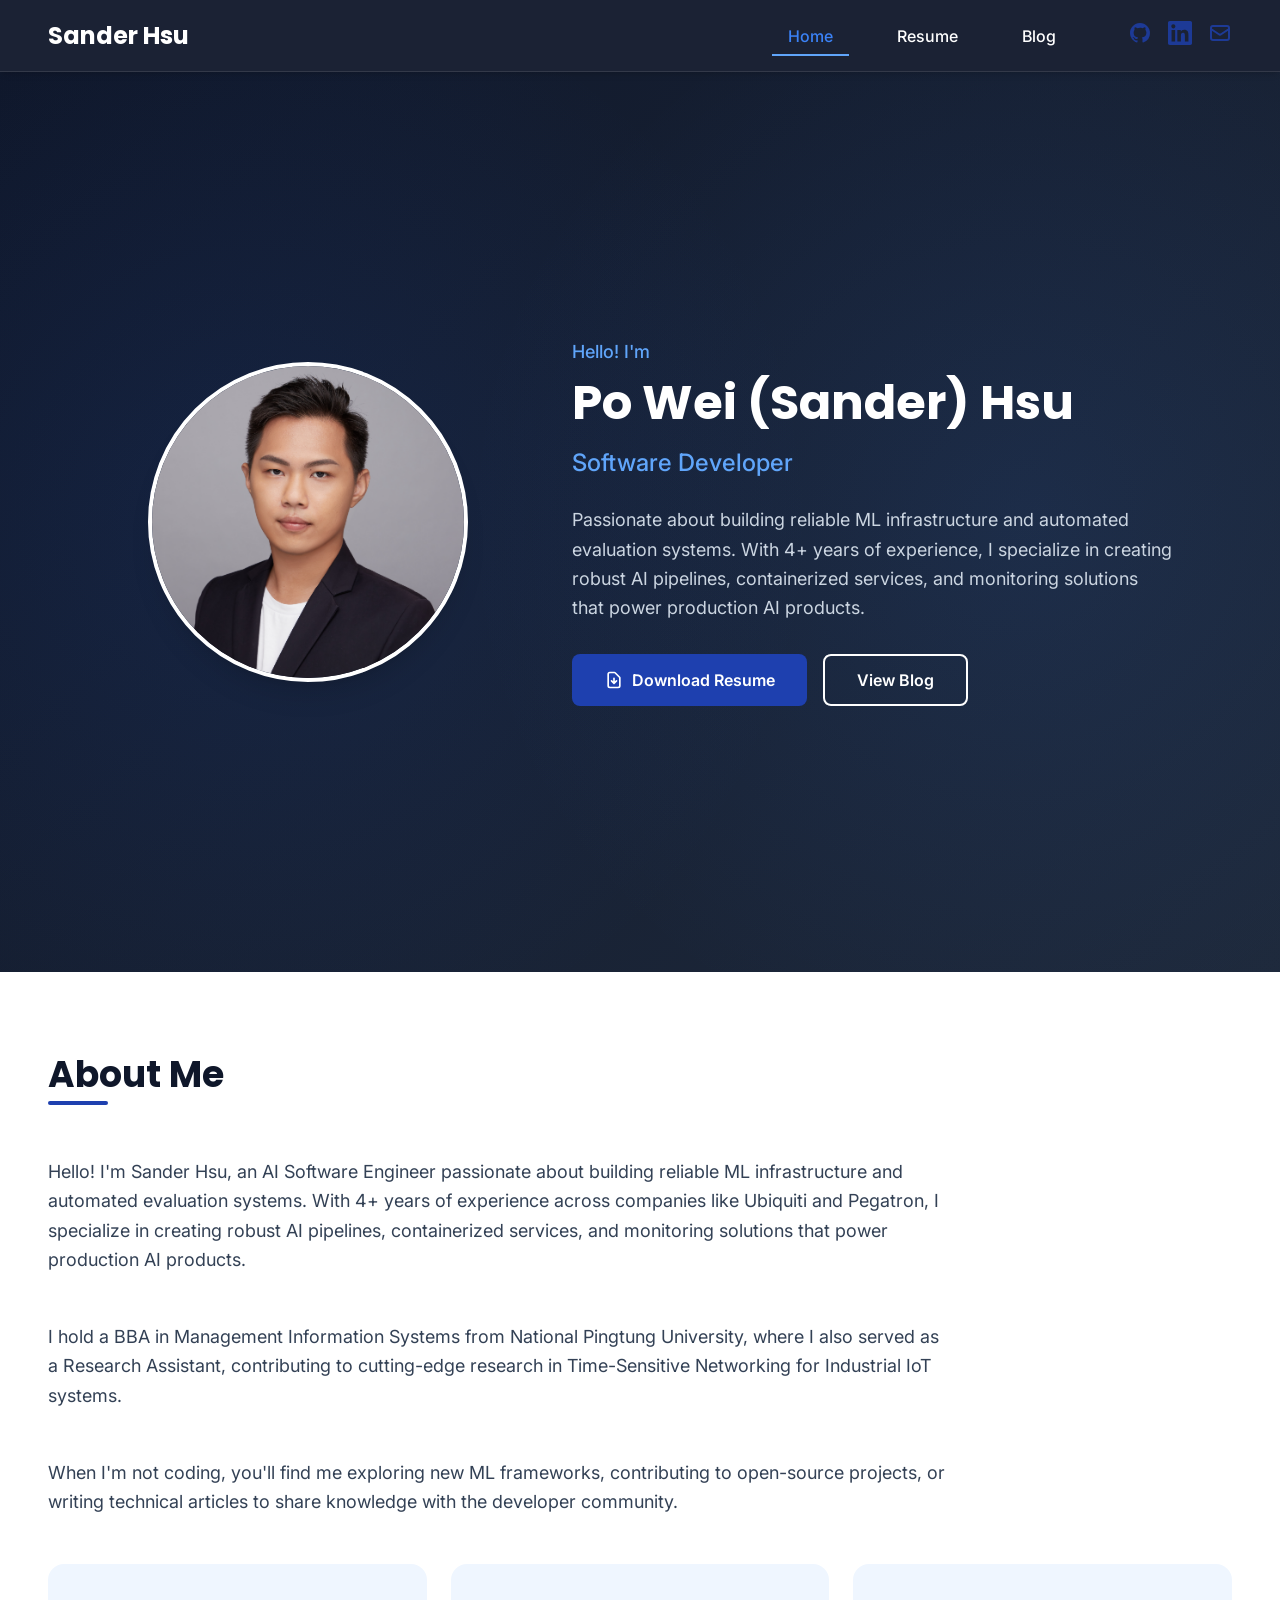
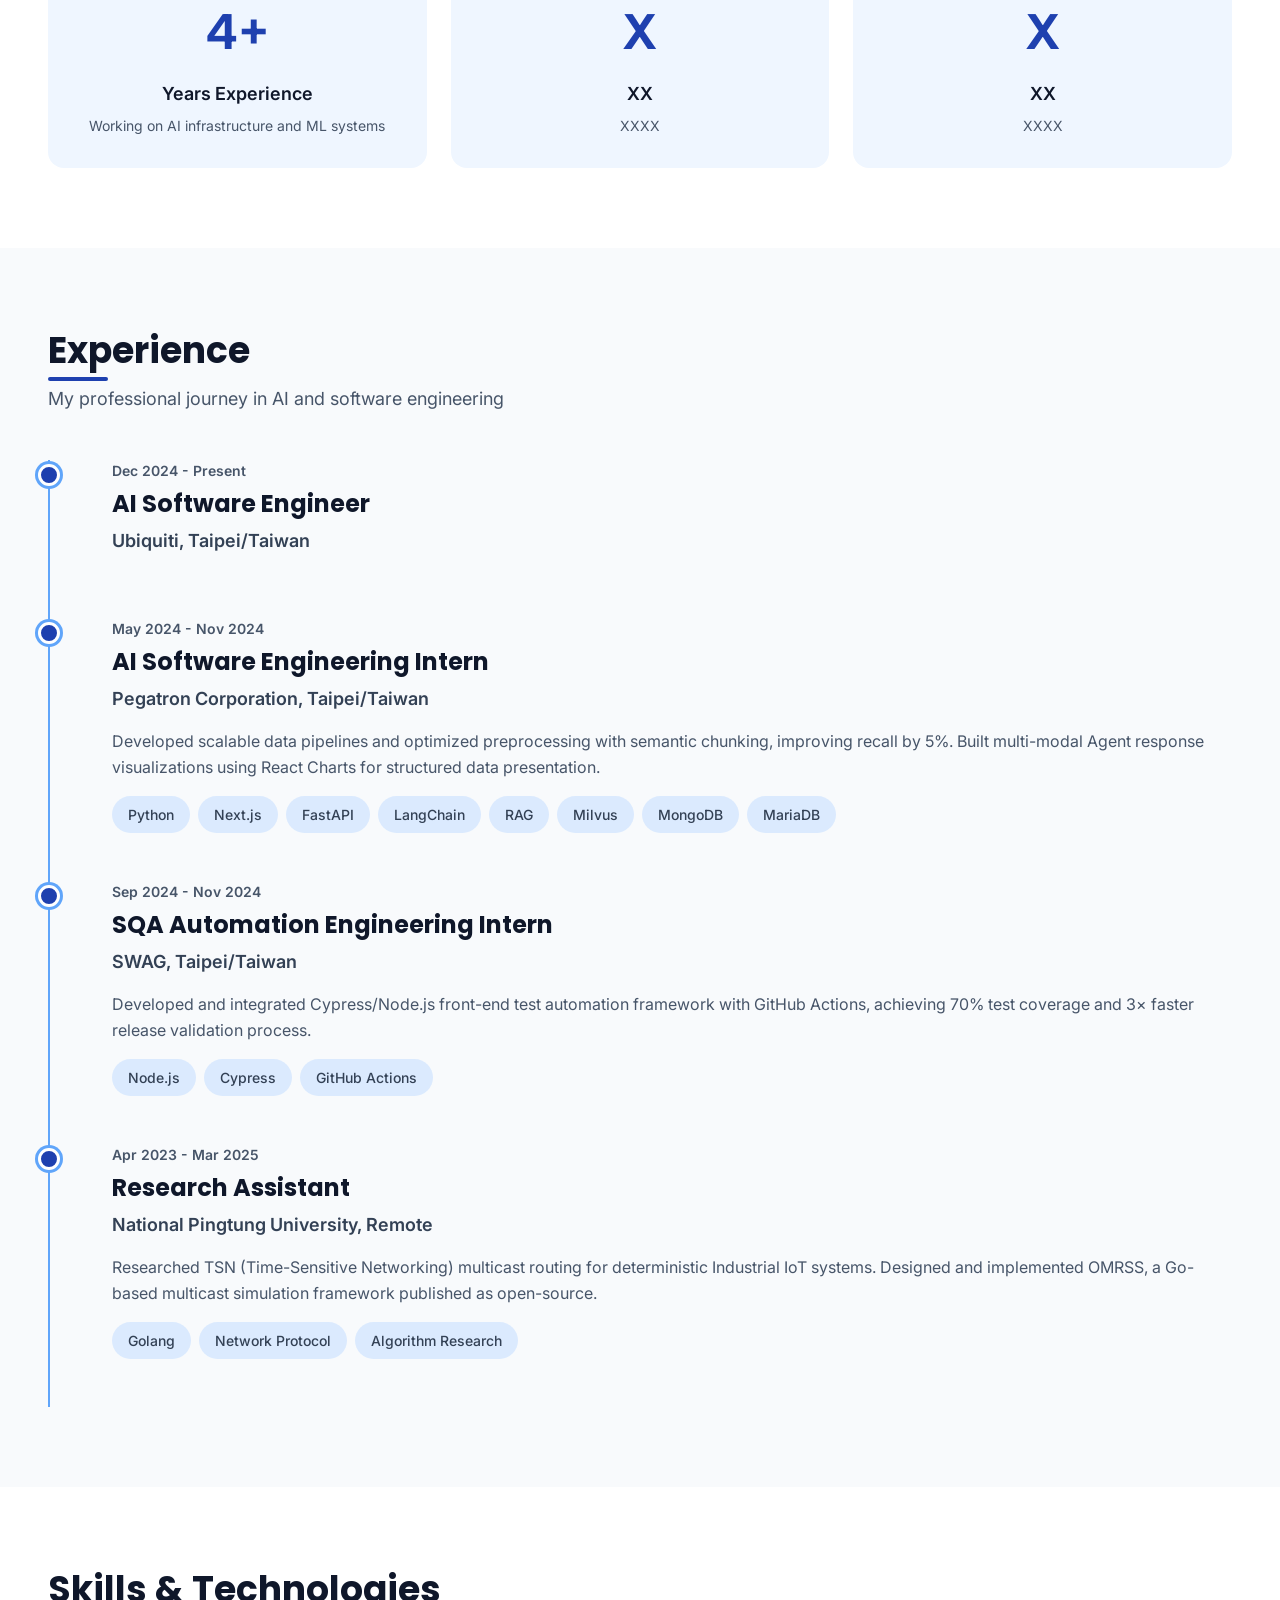
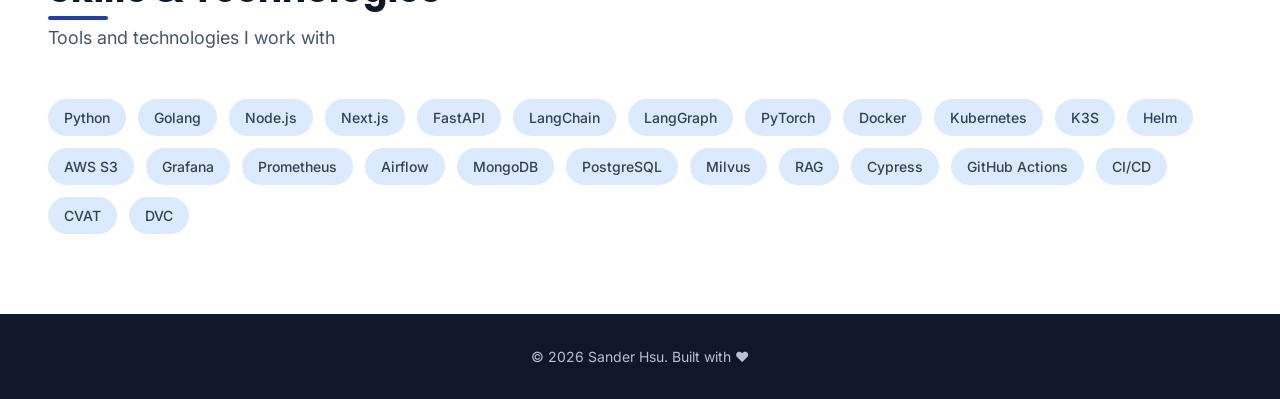
<file: index.html>
<!DOCTYPE html>
<html lang="en">
<head>
    <meta charset="UTF-8">
    <meta name="viewport" content="width=device-width, initial-scale=1.0">
    <meta name="description" content="Software Developer with 4+ years experience in AI infrastructure, ML workflows, and automated evaluation systems.">
    <meta name="keywords" content="AI Engineer, Machine Learning, Software Engineer, Taiwan, Sander Hsu">
    <meta name="author" content="Po Wei (Sander) Hsu">
    
    <!-- Open Graph -->
    <meta property="og:title" content="Sander Hsu - Software Developer">
    <meta property="og:description" content="Professional portfolio showcasing AI/ML projects and experience">
    <meta property="og:image" content="https://helgesander02.github.io/images/profile.jpeg">
    <meta property="og:url" content="https://helgesander02.github.io">
    
    <title>Sander Hsu - Software Developer | Portfolio</title>
    
    <!-- Fonts -->
    <link rel="preconnect" href="https://fonts.googleapis.com">
    <link rel="preconnect" href="https://fonts.gstatic.com" crossorigin>
    <link href="https://fonts.googleapis.com/css2?family=Inter:wght@300;400;500;600;700;800&family=Poppins:wght@600;700;800&display=swap" rel="stylesheet">
    
    <!-- Styles -->
    <link rel="stylesheet" href="css/variables.css">
    <link rel="stylesheet" href="css/main.css">
    
    <!-- Structured Data -->
    <script type="application/ld+json">
    {
      "@context": "https://schema.org",
      "@type": "Person",
      "name": "Po Wei (Sander) Hsu",
      "jobTitle": "Software Developer",
      "url": "https://helgesander02.github.io",
      "sameAs": [
        "https://www.linkedin.com/in/sander-hsu",
        "https://github.com/helgesander02"
      ],
      "alumniOf": "National Pingtung University",
      "email": "helgesan0202@gmail.com",
      "telephone": "+886976006726",
      "address": {
        "@type": "PostalAddress",
        "addressCountry": "Taiwan"
      }
    }
    </script>
</head>
<body>
    <!-- Navigation -->
    <nav class="navbar">
        <div class="nav-container">
            <a href="index.html" class="nav-logo">Sander Hsu</a>
            <button class="nav-toggle" id="navToggle" aria-label="Toggle navigation">
                <span></span>
                <span></span>
                <span></span>
            </button>
            <ul class="nav-menu" id="navMenu">
                <li><a href="index.html" class="nav-link active">Home</a></li>
                <li><a href="resume/Resume.pdf" class="nav-link" target="_blank">Resume</a></li>
                <li><a href="blog.html" class="nav-link">Blog</a></li>
                <div class="nav-social">
                    <a href="https://github.com/helgesander02" target="_blank" rel="noopener noreferrer" aria-label="GitHub">
                        <svg class="social-icon" fill="currentColor" viewBox="0 0 24 24">
                            <path fill-rule="evenodd" d="M12 2C6.477 2 2 6.484 2 12.017c0 4.425 2.865 8.18 6.839 9.504.5.092.682-.217.682-.483 0-.237-.008-.868-.013-1.703-2.782.605-3.369-1.343-3.369-1.343-.454-1.158-1.11-1.466-1.11-1.466-.908-.62.069-.608.069-.608 1.003.07 1.531 1.032 1.531 1.032.892 1.53 2.341 1.088 2.91.832.092-.647.35-1.088.636-1.338-2.22-.253-4.555-1.113-4.555-4.951 0-1.093.39-1.988 1.029-2.688-.103-.253-.446-1.272.098-2.65 0 0 .84-.27 2.75 1.026A9.564 9.564 0 0112 6.844c.85.004 1.705.115 2.504.337 1.909-1.296 2.747-1.027 2.747-1.027.546 1.379.202 2.398.1 2.651.64.7 1.028 1.595 1.028 2.688 0 3.848-2.339 4.695-4.566 4.943.359.309.678.92.678 1.855 0 1.338-.012 2.419-.012 2.747 0 .268.18.58.688.482A10.019 10.019 0 0022 12.017C22 6.484 17.522 2 12 2z" clip-rule="evenodd"/>
                        </svg>
                    </a>
                    <a href="https://www.linkedin.com/in/sander-hsu" target="_blank" rel="noopener noreferrer" aria-label="LinkedIn">
                        <svg class="social-icon" fill="currentColor" viewBox="0 0 24 24">
                            <path d="M20.447 20.452h-3.554v-5.569c0-1.328-.027-3.037-1.852-3.037-1.853 0-2.136 1.445-2.136 2.939v5.667H9.351V9h3.414v1.561h.046c.477-.9 1.637-1.85 3.37-1.85 3.601 0 4.267 2.37 4.267 5.455v6.286zM5.337 7.433c-1.144 0-2.063-.926-2.063-2.065 0-1.138.92-2.063 2.063-2.063 1.14 0 2.064.925 2.064 2.063 0 1.139-.925 2.065-2.064 2.065zm1.782 13.019H3.555V9h3.564v11.452zM22.225 0H1.771C.792 0 0 .774 0 1.729v20.542C0 23.227.792 24 1.771 24h20.451C23.2 24 24 23.227 24 22.271V1.729C24 .774 23.2 0 22.222 0h.003z"/>
                        </svg>
                    </a>
                    <a href="mailto:helgesan0202@gmail.com" aria-label="Email">
                        <svg class="social-icon" fill="none" stroke="currentColor" viewBox="0 0 24 24">
                            <path stroke-linecap="round" stroke-linejoin="round" stroke-width="2" d="M3 8l7.89 5.26a2 2 0 002.22 0L21 8M5 19h14a2 2 0 002-2V7a2 2 0 00-2-2H5a2 2 0 00-2 2v10a2 2 0 002 2z"/>
                        </svg>
                    </a>
                </div>
            </ul>
        </div>
    </nav>

    <!-- Hero Section -->
    <section class="hero">
        <div class="hero-content">
            <div class="hero-image">
                <img src="images/profile.jpeg" alt="Sander Hsu" class="profile-photo">
            </div>
            <div class="hero-text">
                <p class="hero-greeting">Hello! I'm</p>
                <h1 class="hero-name">Po Wei (Sander) Hsu</h1>
                <p class="hero-title">Software Developer</p>
                <p class="hero-description">
                    Passionate about building reliable ML infrastructure and automated evaluation systems. 
                    With 4+ years of experience, I specialize in creating robust AI pipelines, 
                    containerized services, and monitoring solutions that power production AI products.
                </p>
                <div class="hero-buttons">
                    <a href="resume/Resume.pdf" class="btn btn-primary" download>
                        <svg width="20" height="20" fill="none" stroke="currentColor" viewBox="0 0 24 24">
                            <path stroke-linecap="round" stroke-linejoin="round" stroke-width="2" d="M12 10v6m0 0l-3-3m3 3l3-3m2 8H7a2 2 0 01-2-2V5a2 2 0 012-2h5.586a1 1 0 01.707.293l5.414 5.414a1 1 0 01.293.707V19a2 2 0 01-2 2z"/>
                        </svg>
                        Download Resume
                    </a>
                    <a href="blog.html" class="btn btn-secondary">
                        View Blog
                    </a>
                </div>
            </div>
        </div>
    </section>

    <!-- About Section -->
    <section class="section">
        <div class="section-container">
            <h2 class="section-title">About Me</h2>
            <div class="about-content">
                <p class="about-text">
                    Hello! I'm Sander Hsu, an AI Software Engineer passionate about building reliable ML infrastructure 
                    and automated evaluation systems. With 4+ years of experience across companies like Ubiquiti and Pegatron, 
                    I specialize in creating robust AI pipelines, containerized services, and monitoring solutions that power 
                    production AI products.
                </p>
                <p class="about-text">
                    I hold a BBA in Management Information Systems from National Pingtung University, where I also served 
                    as a Research Assistant, contributing to cutting-edge research in Time-Sensitive Networking for Industrial IoT systems.
                </p>
                <p class="about-text">
                    When I'm not coding, you'll find me exploring new ML frameworks, contributing to open-source projects, 
                    or writing technical articles to share knowledge with the developer community.
                </p>

                <div class="highlights-grid">
                    <div class="highlight-card">
                        <div class="highlight-number">4+</div>
                        <div class="highlight-label">Years Experience</div>
                        <p class="highlight-description">Working on AI infrastructure and ML systems</p>
                    </div>
                    <div class="highlight-card">
                        <div class="highlight-number">X</div>
                        <div class="highlight-label">XX</div>
                        <p class="highlight-description">XXXX</p>
                    </div>
                    <div class="highlight-card">
                        <div class="highlight-number">X</div>
                        <div class="highlight-label">XX</div>
                        <p class="highlight-description">XXXX</p>
                    </div>
                </div>
            </div>
        </div>
    </section>

    <!-- Experience Section -->
    <section class="section" style="background-color: var(--neutral-50);">
        <div class="section-container">
            <h2 class="section-title">Experience</h2>
            <p class="section-subtitle">My professional journey in AI and software engineering</p>
            
            <div class="timeline">
                <div class="timeline-item">
                    <div class="timeline-date">Dec 2024 - Present</div>
                    <h3 class="timeline-title">AI Software Engineer</h3>
                    <div class="timeline-company">Ubiquiti, Taipei/Taiwan</div>
                </div>

                <div class="timeline-item">
                    <div class="timeline-date">May 2024 - Nov 2024</div>
                    <h3 class="timeline-title">AI Software Engineering Intern</h3>
                    <div class="timeline-company">Pegatron Corporation, Taipei/Taiwan</div>
                    <p class="timeline-description">
                        Developed scalable data pipelines and optimized preprocessing with semantic chunking, improving recall by 5%. 
                        Built multi-modal Agent response visualizations using React Charts for structured data presentation.
                    </p>
                    <div class="timeline-tech">
                        <span class="skill-badge">Python</span>
                        <span class="skill-badge">Next.js</span>
                        <span class="skill-badge">FastAPI</span>
                        <span class="skill-badge">LangChain</span>
                        <span class="skill-badge">RAG</span>
                        <span class="skill-badge">Milvus</span>
                        <span class="skill-badge">MongoDB</span>
                        <span class="skill-badge">MariaDB</span>
                    </div>
                </div>

                <div class="timeline-item">
                    <div class="timeline-date">Sep 2024 - Nov 2024</div>
                    <h3 class="timeline-title">SQA Automation Engineering Intern</h3>
                    <div class="timeline-company">SWAG, Taipei/Taiwan</div>
                    <p class="timeline-description">
                        Developed and integrated Cypress/Node.js front-end test automation framework with GitHub Actions, 
                        achieving 70% test coverage and 3× faster release validation process.
                    </p>
                    <div class="timeline-tech">
                        <span class="skill-badge">Node.js</span>
                        <span class="skill-badge">Cypress</span>
                        <span class="skill-badge">GitHub Actions</span>
                    </div>
                </div>

                <div class="timeline-item">
                    <div class="timeline-date">Apr 2023 - Mar 2025</div>
                    <h3 class="timeline-title">Research Assistant</h3>
                    <div class="timeline-company">National Pingtung University, Remote</div>
                    <p class="timeline-description">
                        Researched TSN (Time-Sensitive Networking) multicast routing for deterministic Industrial IoT systems. 
                        Designed and implemented OMRSS, a Go-based multicast simulation framework published as open-source.
                    </p>
                    <div class="timeline-tech">
                        <span class="skill-badge">Golang</span>
                        <span class="skill-badge">Network Protocol</span>
                        <span class="skill-badge">Algorithm Research</span>
                    </div>
                </div>
            </div>
        </div>
    </section>

    <!-- Skills Section -->
    <section class="section">
        <div class="section-container">
            <h2 class="section-title">Skills & Technologies</h2>
            <p class="section-subtitle">Tools and technologies I work with</p>
            
            <div class="skills-grid">
                <span class="skill-badge">Python</span>
                <span class="skill-badge">Golang</span>
                <span class="skill-badge">Node.js</span>
                <span class="skill-badge">Next.js</span>
                <span class="skill-badge">FastAPI</span>
                <span class="skill-badge">LangChain</span>
                <span class="skill-badge">LangGraph</span>
                <span class="skill-badge">PyTorch</span>
                <span class="skill-badge">Docker</span>
                <span class="skill-badge">Kubernetes</span>
                <span class="skill-badge">K3S</span>
                <span class="skill-badge">Helm</span>
                <span class="skill-badge">AWS S3</span>
                <span class="skill-badge">Grafana</span>
                <span class="skill-badge">Prometheus</span>
                <span class="skill-badge">Airflow</span>
                <span class="skill-badge">MongoDB</span>
                <span class="skill-badge">PostgreSQL</span>
                <span class="skill-badge">Milvus</span>
                <span class="skill-badge">RAG</span>
                <span class="skill-badge">Cypress</span>
                <span class="skill-badge">GitHub Actions</span>
                <span class="skill-badge">CI/CD</span>
                <span class="skill-badge">CVAT</span>
                <span class="skill-badge">DVC</span>
            </div>
        </div>
    </section>

    <!-- Footer -->
    <footer class="footer">
        <div class="footer-container">
            <p class="footer-copyright">© 2026 Sander Hsu. Built with ❤️</p>
        </div>
    </footer>

    <script src="js/main.js"></script>
</body>
</html>
</file>
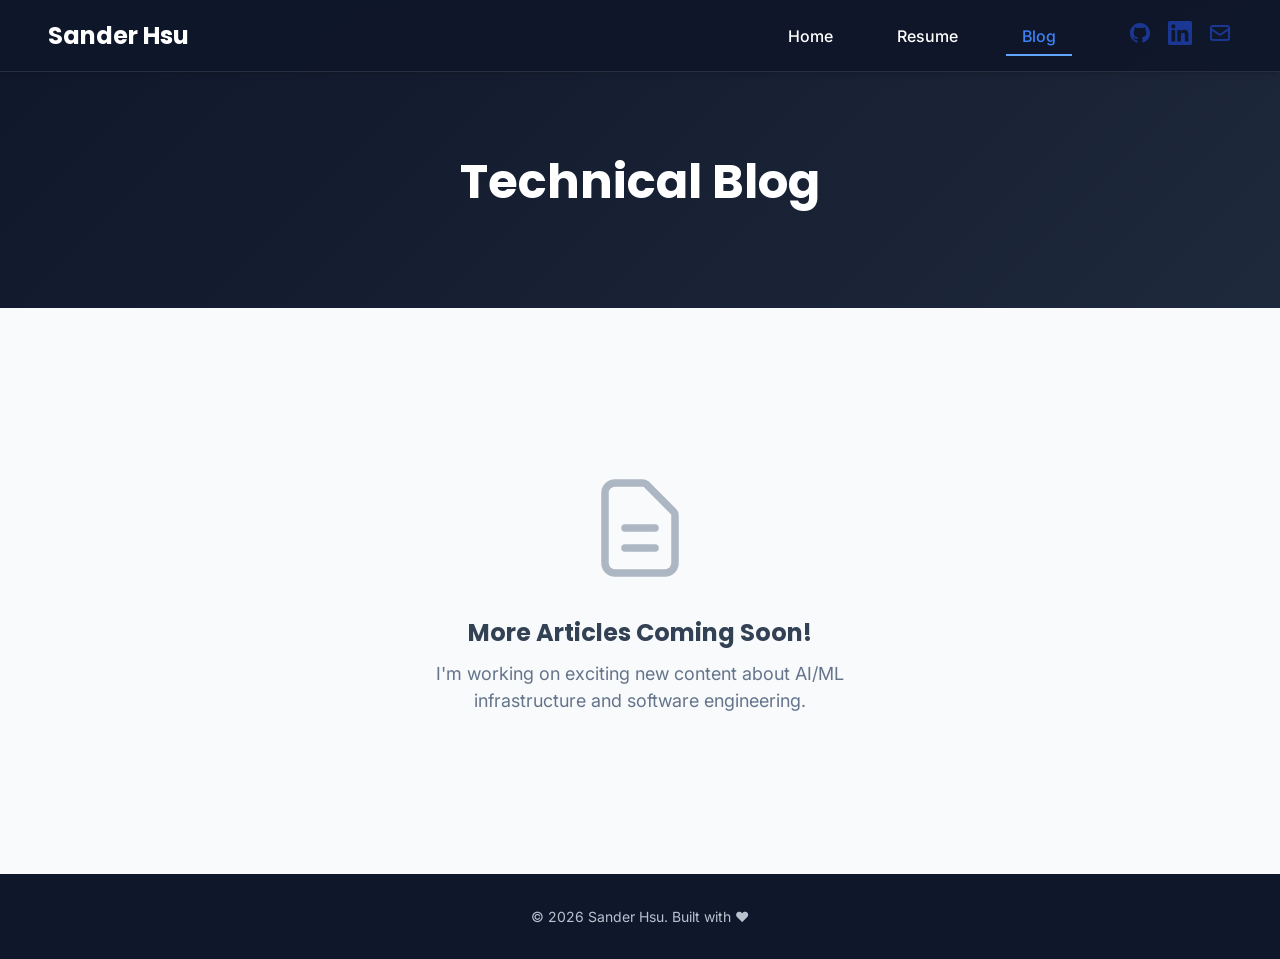
<file: blog.html>
<!DOCTYPE html>
<html lang="en">
<head>
    <meta charset="UTF-8">
    <meta name="viewport" content="width=device-width, initial-scale=1.0">
    <meta name="description" content="Technical blog by Sander Hsu - AI and ML engineering articles">
    <title>Blog - Sander Hsu</title>
    
    <!-- Fonts -->
    <link rel="preconnect" href="https://fonts.googleapis.com">
    <link rel="preconnect" href="https://fonts.gstatic.com" crossorigin>
    <link href="https://fonts.googleapis.com/css2?family=Inter:wght@300;400;500;600;700;800&family=Poppins:wght@600;700;800&display=swap" rel="stylesheet">
    
    <!-- Styles -->
    <link rel="stylesheet" href="css/variables.css">
    <link rel="stylesheet" href="css/main.css">
    <link rel="stylesheet" href="css/blog.css">
</head>
<body>
    <!-- Navigation -->
    <nav class="navbar">
        <div class="nav-container">
            <a href="index.html" class="nav-logo">Sander Hsu</a>
            <button class="nav-toggle" id="navToggle" aria-label="Toggle navigation">
                <span></span>
                <span></span>
                <span></span>
            </button>
            <ul class="nav-menu" id="navMenu">
                <li><a href="index.html" class="nav-link">Home</a></li>
                <li><a href="resume/Resume.pdf" class="nav-link" target="_blank">Resume</a></li>
                <li><a href="blog.html" class="nav-link active">Blog</a></li>
                <div class="nav-social">
                    <a href="https://github.com/helgesander02" target="_blank" rel="noopener noreferrer" aria-label="GitHub">
                        <svg class="social-icon" fill="currentColor" viewBox="0 0 24 24">
                            <path fill-rule="evenodd" d="M12 2C6.477 2 2 6.484 2 12.017c0 4.425 2.865 8.18 6.839 9.504.5.092.682-.217.682-.483 0-.237-.008-.868-.013-1.703-2.782.605-3.369-1.343-3.369-1.343-.454-1.158-1.11-1.466-1.11-1.466-.908-.62.069-.608.069-.608 1.003.07 1.531 1.032 1.531 1.032.892 1.53 2.341 1.088 2.91.832.092-.647.35-1.088.636-1.338-2.22-.253-4.555-1.113-4.555-4.951 0-1.093.39-1.988 1.029-2.688-.103-.253-.446-1.272.098-2.65 0 0 .84-.27 2.75 1.026A9.564 9.564 0 0112 6.844c.85.004 1.705.115 2.504.337 1.909-1.296 2.747-1.027 2.747-1.027.546 1.379.202 2.398.1 2.651.64.7 1.028 1.595 1.028 2.688 0 3.848-2.339 4.695-4.566 4.943.359.309.678.92.678 1.855 0 1.338-.012 2.419-.012 2.747 0 .268.18.58.688.482A10.019 10.019 0 0022 12.017C22 6.484 17.522 2 12 2z" clip-rule="evenodd"/>
                        </svg>
                    </a>
                    <a href="https://www.linkedin.com/in/sander-hsu" target="_blank" rel="noopener noreferrer" aria-label="LinkedIn">
                        <svg class="social-icon" fill="currentColor" viewBox="0 0 24 24">
                            <path d="M20.447 20.452h-3.554v-5.569c0-1.328-.027-3.037-1.852-3.037-1.853 0-2.136 1.445-2.136 2.939v5.667H9.351V9h3.414v1.561h.046c.477-.9 1.637-1.85 3.37-1.85 3.601 0 4.267 2.37 4.267 5.455v6.286zM5.337 7.433c-1.144 0-2.063-.926-2.063-2.065 0-1.138.92-2.063 2.063-2.063 1.14 0 2.064.925 2.064 2.063 0 1.139-.925 2.065-2.064 2.065zm1.782 13.019H3.555V9h3.564v11.452zM22.225 0H1.771C.792 0 0 .774 0 1.729v20.542C0 23.227.792 24 1.771 24h20.451C23.2 24 24 23.227 24 22.271V1.729C24 .774 23.2 0 22.222 0h.003z"/>
                        </svg>
                    </a>
                    <a href="mailto:helgesan0202@gmail.com" aria-label="Email">
                        <svg class="social-icon" fill="none" stroke="currentColor" viewBox="0 0 24 24">
                            <path stroke-linecap="round" stroke-linejoin="round" stroke-width="2" d="M3 8l7.89 5.26a2 2 0 002.22 0L21 8M5 19h14a2 2 0 002-2V7a2 2 0 00-2-2H5a2 2 0 00-2 2v10a2 2 0 002 2z"/>
                        </svg>
                    </a>
                </div>
            </ul>
        </div>
    </nav>

    <!-- Blog Header -->
    <section class="blog-header">
        <div class="blog-header-content">
            <h1 class="blog-header-title">Technical Blog</h1>
        </div>
    </section>

    <!-- Blog Content -->
    <section class="blog-section">
        <div class="blog-container">
            <!-- Blog Grid -->
            <div class="blog-grid" style="display: none;">
                
                <!-- Blog articles will be added here -->

            </div>

            <!-- Empty State -->
            <div class="blog-empty">
                <svg width="120" height="120" fill="none" stroke="currentColor" viewBox="0 0 24 24">
                    <path stroke-linecap="round" stroke-linejoin="round" stroke-width="1.5" d="M9 12h6m-6 4h6m2 5H7a2 2 0 01-2-2V5a2 2 0 012-2h5.586a1 1 0 01.707.293l5.414 5.414a1 1 0 01.293.707V19a2 2 0 01-2 2z"/>
                </svg>
                <h3>More Articles Coming Soon!</h3>
                <p>I'm working on exciting new content about AI/ML infrastructure and software engineering.</p>
            </div>
        </div>
    </section>

    <!-- Footer -->
    <footer class="footer">
        <div class="footer-container">
            <p class="footer-copyright">© 2026 Sander Hsu. Built with ❤️</p>
        </div>
    </footer>

    <script src="js/main.js"></script>
</body>
</html>
</file>
<file: css/variables.css>
/*
 * Design System Variables
 * Professional Portfolio - Deep Blue Theme
 */

:root {
  /* Primary Colors (Deep Blue Theme) */
  --primary-900: #0f172a;
  --primary-800: #1e293b;
  --primary-700: #334155;
  --primary-600: #475569;
  --primary-500: #1e40af;
  --primary-400: #2563eb;
  --primary-300: #3b82f6;
  --primary-200: #60a5fa;
  --primary-100: #dbeafe;
  --primary-50: #eff6ff;

  /* Accent Colors */
  --accent-success: #10b981;
  --accent-warning: #f59e0b;
  --accent-info: #06b6d4;
  --accent-purple: #8b5cf6;

  /* Neutral Colors */
  --neutral-white: #ffffff;
  --neutral-50: #f8fafc;
  --neutral-100: #f1f5f9;
  --neutral-200: #e2e8f0;
  --neutral-300: #cbd5e1;
  --neutral-400: #94a3b8;
  --neutral-500: #64748b;
  --neutral-600: #475569;
  --neutral-700: #334155;
  --neutral-800: #1e293b;
  --neutral-900: #0f172a;
  --neutral-black: #020617;

  /* Font Families */
  --font-primary: 'Inter', -apple-system, BlinkMacSystemFont, 'Segoe UI', sans-serif;
  --font-heading: 'Poppins', 'Inter', sans-serif;
  --font-mono: 'JetBrains Mono', 'Fira Code', 'Courier New', monospace;

  /* Font Sizes */
  --text-xs: 0.75rem;
  --text-sm: 0.875rem;
  --text-base: 1rem;
  --text-lg: 1.125rem;
  --text-xl: 1.25rem;
  --text-2xl: 1.5rem;
  --text-3xl: 1.875rem;
  --text-4xl: 2.25rem;
  --text-5xl: 3rem;
  --text-6xl: 3.75rem;

  /* Font Weights */
  --font-light: 300;
  --font-normal: 400;
  --font-medium: 500;
  --font-semibold: 600;
  --font-bold: 700;
  --font-extrabold: 800;

  /* Line Heights */
  --leading-tight: 1.25;
  --leading-snug: 1.375;
  --leading-normal: 1.5;
  --leading-relaxed: 1.625;
  --leading-loose: 2;

  /* Spacing Scale */
  --space-1: 0.25rem;
  --space-2: 0.5rem;
  --space-3: 0.75rem;
  --space-4: 1rem;
  --space-5: 1.25rem;
  --space-6: 1.5rem;
  --space-8: 2rem;
  --space-10: 2.5rem;
  --space-12: 3rem;
  --space-16: 4rem;
  --space-20: 5rem;
  --space-24: 6rem;

  /* Border Radius */
  --radius-sm: 0.25rem;
  --radius-md: 0.5rem;
  --radius-lg: 0.75rem;
  --radius-xl: 1rem;
  --radius-2xl: 1.5rem;
  --radius-full: 9999px;

  /* Shadows */
  --shadow-xs: 0 1px 2px 0 rgba(0, 0, 0, 0.05);
  --shadow-sm: 0 1px 3px 0 rgba(0, 0, 0, 0.1), 0 1px 2px -1px rgba(0, 0, 0, 0.1);
  --shadow-md: 0 4px 6px -1px rgba(0, 0, 0, 0.1), 0 2px 4px -2px rgba(0, 0, 0, 0.1);
  --shadow-lg: 0 10px 15px -3px rgba(0, 0, 0, 0.1), 0 4px 6px -4px rgba(0, 0, 0, 0.1);
  --shadow-xl: 0 20px 25px -5px rgba(0, 0, 0, 0.1), 0 8px 10px -6px rgba(0, 0, 0, 0.1);
  --shadow-2xl: 0 25px 50px -12px rgba(0, 0, 0, 0.25);
  --shadow-inner: inset 0 2px 4px 0 rgba(0, 0, 0, 0.05);

  /* Transitions */
  --transition-fast: 150ms cubic-bezier(0.4, 0, 0.2, 1);
  --transition-base: 250ms cubic-bezier(0.4, 0, 0.2, 1);
  --transition-slow: 350ms cubic-bezier(0.4, 0, 0.2, 1);
  --transition-bounce: 500ms cubic-bezier(0.68, -0.55, 0.265, 1.55);

  /* Container Widths */
  --container-sm: 640px;
  --container-md: 768px;
  --container-lg: 1024px;
  --container-xl: 1280px;
  --container-2xl: 1400px;
}
</file>
<file: css/main.css>
/*
 * Main Stylesheet
 * Professional Portfolio Website
 */

/* Reset & Base Styles */
* {
  margin: 0;
  padding: 0;
  box-sizing: border-box;
}

html {
  scroll-behavior: smooth;
  font-size: 16px;
}

body {
  font-family: var(--font-primary);
  font-size: var(--text-base);
  line-height: var(--leading-normal);
  color: var(--neutral-900);
  background-color: var(--neutral-white);
  -webkit-font-smoothing: antialiased;
  -moz-osx-font-smoothing: grayscale;
}

h1, h2, h3, h4, h5, h6 {
  font-family: var(--font-heading);
  font-weight: var(--font-bold);
  line-height: var(--leading-tight);
  margin: 0;
}

a {
  color: var(--primary-500);
  text-decoration: none;
  transition: color var(--transition-base);
}

a:hover {
  color: var(--primary-400);
}

a:focus {
  outline: 2px solid var(--primary-300);
  outline-offset: 2px;
}

img {
  max-width: 100%;
  height: auto;
  display: block;
}

/* Navigation */
.navbar {
  position: fixed;
  top: 0;
  left: 0;
  right: 0;
  height: 72px;
  background: rgba(15, 23, 42, 0.95);
  backdrop-filter: blur(10px);
  border-bottom: 1px solid rgba(255, 255, 255, 0.1);
  box-shadow: var(--shadow-md);
  z-index: 1000;
}

.nav-container {
  max-width: var(--container-xl);
  margin: 0 auto;
  padding: 0 var(--space-12);
  height: 100%;
  display: flex;
  justify-content: space-between;
  align-items: center;
}

.nav-logo {
  font-size: var(--text-2xl);
  font-weight: var(--font-bold);
  color: var(--neutral-white);
  font-family: var(--font-heading);
}

.nav-logo:hover {
  color: var(--primary-200);
}

.nav-menu {
  display: flex;
  list-style: none;
  gap: var(--space-8);
  align-items: center;
}

.nav-link {
  color: var(--neutral-white);
  font-size: var(--text-base);
  font-weight: var(--font-medium);
  padding: var(--space-2) var(--space-4);
  position: relative;
  transition: color var(--transition-base);
}

.nav-link::after {
  content: '';
  position: absolute;
  bottom: -2px;
  left: 0;
  width: 0;
  height: 2px;
  background: var(--primary-200);
  transition: width var(--transition-base);
}

.nav-link:hover {
  color: var(--primary-200);
}

.nav-link:hover::after {
  width: 100%;
}

.nav-link.active {
  color: var(--primary-300);
}

.nav-link.active::after {
  width: 100%;
}

.nav-social {
  display: flex;
  gap: var(--space-4);
  margin-left: var(--space-6);
}

.social-icon {
  width: 24px;
  height: 24px;
  opacity: 0.8;
  transition: opacity var(--transition-base), transform var(--transition-base);
}

.social-icon:hover {
  opacity: 1;
  transform: translateY(-2px);
}

/* Mobile Menu Toggle */
.nav-toggle {
  display: none;
  flex-direction: column;
  gap: 4px;
  background: none;
  border: none;
  cursor: pointer;
  padding: var(--space-2);
}

.nav-toggle span {
  width: 24px;
  height: 2px;
  background: var(--neutral-white);
  transition: all var(--transition-base);
}

/* Hero Section */
.hero {
  min-height: 100vh;
  display: flex;
  align-items: center;
  justify-content: center;
  background: linear-gradient(135deg, var(--primary-900) 0%, var(--primary-800) 100%);
  padding: var(--space-24) var(--space-12);
  margin-top: 72px;
  position: relative;
  overflow: hidden;
}

.hero::before {
  content: '';
  position: absolute;
  top: 0;
  left: 0;
  right: 0;
  bottom: 0;
  background: radial-gradient(circle at 20% 50%, rgba(37, 99, 235, 0.1) 0%, transparent 50%),
              radial-gradient(circle at 80% 50%, rgba(59, 130, 246, 0.1) 0%, transparent 50%);
  animation: gradientShift 10s ease infinite;
}

@keyframes gradientShift {
  0%, 100% { opacity: 0.5; }
  50% { opacity: 0.8; }
}

.hero-content {
  max-width: var(--container-xl);
  display: grid;
  grid-template-columns: 1fr 1.5fr;
  gap: var(--space-16);
  align-items: center;
  position: relative;
  z-index: 1;
}

.hero-image {
  display: flex;
  justify-content: center;
}

.profile-photo {
  width: 320px;
  height: 320px;
  border-radius: var(--radius-full);
  border: 4px solid var(--neutral-white);
  box-shadow: var(--shadow-xl);
  object-fit: cover;
  animation: fadeInScale 0.8s ease-out;
}

@keyframes fadeInScale {
  from {
    opacity: 0;
    transform: scale(0.8);
  }
  to {
    opacity: 1;
    transform: scale(1);
  }
}

.hero-text {
  color: var(--neutral-white);
  animation: fadeInUp 0.8s ease-out 0.2s both;
}

.hero-greeting {
  font-size: var(--text-lg);
  font-weight: var(--font-medium);
  color: var(--primary-200);
  margin-bottom: var(--space-3);
}

.hero-name {
  font-size: var(--text-5xl);
  font-weight: var(--font-bold);
  margin-bottom: var(--space-4);
  line-height: 1.1;
}

.hero-title {
  font-size: var(--text-2xl);
  font-weight: var(--font-medium);
  color: var(--primary-200);
  margin-bottom: var(--space-6);
}

.hero-description {
  font-size: var(--text-lg);
  line-height: var(--leading-relaxed);
  color: var(--neutral-300);
  margin-bottom: var(--space-8);
  max-width: 600px;
}

.hero-buttons {
  display: flex;
  gap: var(--space-4);
  flex-wrap: wrap;
}

/* Buttons */
.btn {
  display: inline-flex;
  align-items: center;
  gap: var(--space-2);
  padding: var(--space-3) var(--space-8);
  font-size: var(--text-base);
  font-weight: var(--font-semibold);
  border-radius: var(--radius-md);
  cursor: pointer;
  transition: all var(--transition-base);
  border: none;
  text-decoration: none;
}

.btn-primary {
  background: var(--primary-500);
  color: var(--neutral-white);
}

.btn-primary:hover {
  background: var(--primary-400);
  transform: translateY(-2px);
  box-shadow: var(--shadow-lg);
  color: var(--neutral-white);
}

.btn-secondary {
  background: transparent;
  color: var(--neutral-white);
  border: 2px solid var(--neutral-white);
}

.btn-secondary:hover {
  background: rgba(255, 255, 255, 0.1);
  transform: translateY(-2px);
  color: var(--neutral-white);
}

/* Section Styles */
.section {
  padding: var(--space-20) var(--space-12);
}

.section-container {
  max-width: var(--container-xl);
  margin: 0 auto;
}

.section-title {
  font-size: var(--text-4xl);
  font-weight: var(--font-bold);
  color: var(--primary-900);
  margin-bottom: var(--space-3);
  position: relative;
  display: inline-block;
}

.section-title::after {
  content: '';
  position: absolute;
  bottom: -8px;
  left: 0;
  width: 60px;
  height: 4px;
  background: var(--primary-500);
  border-radius: var(--radius-full);
}

.section-subtitle {
  font-size: var(--text-lg);
  color: var(--neutral-600);
  margin-bottom: var(--space-12);
  max-width: 800px;
}

/* About Section */
.about-content {
  margin-top: var(--space-12);
}

.about-text {
  font-size: var(--text-lg);
  line-height: var(--leading-relaxed);
  color: var(--neutral-700);
  margin-bottom: var(--space-12);
  max-width: 900px;
}

.highlights-grid {
  display: grid;
  grid-template-columns: repeat(auto-fit, minmax(280px, 1fr));
  gap: var(--space-6);
  margin-top: var(--space-12);
}

.highlight-card {
  background: var(--primary-50);
  padding: var(--space-8);
  border-radius: var(--radius-xl);
  text-align: center;
  transition: all var(--transition-base);
}

.highlight-card:hover {
  transform: translateY(-8px);
  box-shadow: var(--shadow-lg);
}

.highlight-number {
  font-size: var(--text-5xl);
  font-weight: var(--font-bold);
  color: var(--primary-500);
  margin-bottom: var(--space-3);
}

.highlight-label {
  font-size: var(--text-lg);
  font-weight: var(--font-semibold);
  color: var(--primary-900);
  margin-bottom: var(--space-2);
}

.highlight-description {
  font-size: var(--text-sm);
  color: var(--neutral-600);
}

/* Experience Timeline */
.timeline {
  position: relative;
  padding-left: var(--space-8);
  margin-top: var(--space-12);
}

.timeline::before {
  content: '';
  position: absolute;
  left: 0;
  top: 0;
  bottom: 0;
  width: 2px;
  background: var(--primary-200);
}

.timeline-item {
  position: relative;
  padding-bottom: var(--space-12);
  padding-left: var(--space-8);
}

.timeline-item::before {
  content: '';
  position: absolute;
  left: -42px;
  top: 4px;
  width: 16px;
  height: 16px;
  background: var(--primary-500);
  border-radius: var(--radius-full);
  border: 3px solid var(--neutral-white);
  box-shadow: 0 0 0 3px var(--primary-200);
}

.timeline-date {
  font-size: var(--text-sm);
  font-weight: var(--font-semibold);
  color: var(--primary-600);
  margin-bottom: var(--space-2);
}

.timeline-title {
  font-size: var(--text-2xl);
  font-weight: var(--font-bold);
  color: var(--primary-900);
  margin-bottom: var(--space-2);
}

.timeline-company {
  font-size: var(--text-lg);
  font-weight: var(--font-semibold);
  color: var(--primary-700);
  margin-bottom: var(--space-4);
}

.timeline-description {
  font-size: var(--text-base);
  line-height: var(--leading-relaxed);
  color: var(--neutral-600);
  margin-bottom: var(--space-4);
}

.timeline-tech {
  display: flex;
  flex-wrap: wrap;
  gap: var(--space-2);
}

/* Skills Section */
.skills-grid {
  display: flex;
  flex-wrap: wrap;
  gap: var(--space-3);
  margin-top: var(--space-12);
}

.skill-badge {
  padding: var(--space-2) var(--space-4);
  background: var(--primary-100);
  color: var(--primary-700);
  font-size: var(--text-sm);
  font-weight: var(--font-medium);
  border-radius: var(--radius-full);
  transition: all var(--transition-base);
}

.skill-badge:hover {
  background: var(--primary-500);
  color: var(--neutral-white);
  transform: translateY(-2px);
  box-shadow: var(--shadow-sm);
}

/* Footer */
.footer {
  background: var(--primary-900);
  color: var(--neutral-300);
  padding: var(--space-8) var(--space-12);
}

.footer-container {
  max-width: var(--container-xl);
  margin: 0 auto;
  text-align: center;
}

.footer-copyright {
  font-size: var(--text-sm);
  color: var(--neutral-300);
  opacity: 0.9;
}

/* Animations */
@keyframes fadeInUp {
  from {
    opacity: 0;
    transform: translateY(30px);
  }
  to {
    opacity: 1;
    transform: translateY(0);
  }
}

.fade-in {
  opacity: 0;
  animation: fadeInUp 0.6s ease-out forwards;
}

/* Responsive Design */
@media (max-width: 1024px) {
  .hero-content {
    grid-template-columns: 1fr;
    text-align: center;
    gap: var(--space-12);
  }

  .hero-text {
    display: flex;
    flex-direction: column;
    align-items: center;
  }

  .hero-name {
    font-size: var(--text-4xl);
  }

  .profile-photo {
    width: 280px;
    height: 280px;
  }
}

@media (max-width: 768px) {
  .nav-menu {
    position: fixed;
    top: 72px;
    left: 0;
    right: 0;
    background: rgba(15, 23, 42, 0.98);
    flex-direction: column;
    padding: var(--space-8);
    gap: var(--space-4);
    transform: translateY(-100%);
    transition: transform var(--transition-base);
  }

  .nav-menu.active {
    transform: translateY(0);
  }

  .nav-toggle {
    display: flex;
  }

  .nav-social {
    margin-left: 0;
  }

  .hero {
    padding: var(--space-16) var(--space-6);
  }

  .hero-name {
    font-size: var(--text-3xl);
  }

  .hero-title {
    font-size: var(--text-xl);
  }

  .hero-description {
    font-size: var(--text-base);
  }

  .profile-photo {
    width: 240px;
    height: 240px;
  }

  .hero-buttons {
    flex-direction: column;
    width: 100%;
  }

  .btn {
    width: 100%;
    justify-content: center;
  }

  .section {
    padding: var(--space-16) var(--space-6);
  }

  .section-title {
    font-size: var(--text-3xl);
  }

  .timeline {
    padding-left: var(--space-6);
  }

  .timeline-item {
    padding-left: var(--space-6);
  }
}

@media (max-width: 480px) {
  .nav-container {
    padding: 0 var(--space-4);
  }

  .nav-logo {
    font-size: var(--text-xl);
  }

  .hero-name {
    font-size: var(--text-2xl);
  }

  .section-title {
    font-size: var(--text-2xl);
  }

  .highlights-grid {
    grid-template-columns: 1fr;
  }
}
</file>
<file: css/blog.css>
/* Blog Specific Styles */

.blog-header {
  background: linear-gradient(135deg, var(--primary-900) 0%, var(--primary-800) 100%);
  padding: calc(72px + var(--space-20)) var(--space-12) var(--space-20);
  text-align: center;
  color: var(--neutral-white);
}

.blog-header-content {
  max-width: var(--container-lg);
  margin: 0 auto;
}

.blog-header-title {
  font-size: var(--text-5xl);
  font-weight: var(--font-bold);
  margin-bottom: var(--space-4);
  animation: fadeInUp 0.6s ease-out;
}

.blog-header-subtitle {
  font-size: var(--text-xl);
  color: var(--neutral-300);
  line-height: var(--leading-relaxed);
  max-width: 700px;
  margin: 0 auto;
  animation: fadeInUp 0.6s ease-out 0.2s both;
}

.blog-section {
  padding: var(--space-20) var(--space-12);
  background: var(--neutral-50);
  min-height: 60vh;
}

.blog-container {
  max-width: var(--container-xl);
  margin: 0 auto;
}

.blog-grid {
  display: flex;
  flex-direction: column;
  gap: var(--space-6);
  max-width: 900px;
  margin: 0 auto;
}

.blog-card {
  background: var(--neutral-white);
  border-radius: var(--radius-xl);
  overflow: hidden;
  box-shadow: var(--shadow-sm);
  transition: all var(--transition-base);
  display: grid;
  grid-template-columns: 300px 1fr;
  height: auto;
  cursor: pointer;
  text-decoration: none;
  color: inherit;
}

.blog-card:hover {
  transform: translateY(-4px);
  box-shadow: var(--shadow-lg);
}

.blog-card-image {
  width: 300px;
  height: 200px;
  overflow: hidden;
  background: var(--neutral-200);
  flex-shrink: 0;
}

.blog-card-image img {
  width: 100%;
  height: 100%;
  object-fit: cover;
  transition: transform var(--transition-slow);
}

.blog-card:hover .blog-card-image img {
  transform: scale(1.05);
}

.blog-card-content {
  padding: var(--space-6);
  display: flex;
  flex-direction: column;
  flex: 1;
}

.blog-card-meta {
  display: flex;
  align-items: center;
  gap: var(--space-2);
  font-size: var(--text-sm);
  color: var(--neutral-500);
  margin-bottom: var(--space-4);
}

.blog-card-separator {
  color: var(--neutral-400);
}

.blog-card-reading-time {
  color: var(--neutral-500);
}

.blog-card-title {
  font-size: var(--text-xl);
  font-weight: var(--font-bold);
  margin-bottom: var(--space-3);
  line-height: var(--leading-snug);
  color: var(--primary-900);
  transition: color var(--transition-base);
}

.blog-card:hover .blog-card-title {
  color: var(--primary-500);
}

.blog-card-excerpt {
  font-size: var(--text-base);
  line-height: var(--leading-relaxed);
  color: var(--neutral-600);
  margin-bottom: var(--space-4);
  flex: 1;
  display: -webkit-box;
  -webkit-line-clamp: 3;
  -webkit-box-orient: vertical;
  overflow: hidden;
}

.blog-card-tags {
  display: flex;
  flex-wrap: wrap;
  gap: var(--space-2);
  margin-top: auto;
}

.blog-tag {
  display: inline-block;
  padding: var(--space-1) var(--space-3);
  background: var(--primary-100);
  color: var(--primary-700);
  font-size: var(--text-xs);
  font-weight: var(--font-medium);
  border-radius: var(--radius-full);
  transition: all var(--transition-fast);
}

.blog-tag:hover {
  background: var(--primary-500);
  color: var(--neutral-white);
}

/* Empty State */
.blog-empty {
  text-align: center;
  padding: var(--space-20) var(--space-6);
  color: var(--neutral-500);
}

.blog-empty svg {
  margin: 0 auto var(--space-6);
  opacity: 0.5;
}

.blog-empty h3 {
  font-size: var(--text-2xl);
  color: var(--neutral-700);
  margin-bottom: var(--space-3);
}

.blog-empty p {
  font-size: var(--text-lg);
  max-width: 500px;
  margin: 0 auto;
}

/* Animations */
@keyframes fadeInUp {
  from {
    opacity: 0;
    transform: translateY(30px);
  }
  to {
    opacity: 1;
    transform: translateY(0);
  }
}

.blog-card {
  animation: fadeInUp 0.6s ease-out both;
}

.blog-card:nth-child(1) { animation-delay: 0.1s; }
.blog-card:nth-child(2) { animation-delay: 0.2s; }
.blog-card:nth-child(3) { animation-delay: 0.3s; }
.blog-card:nth-child(4) { animation-delay: 0.4s; }
.blog-card:nth-child(5) { animation-delay: 0.5s; }
.blog-card:nth-child(6) { animation-delay: 0.6s; }

/* Responsive Design */
@media (max-width: 1024px) {
  .blog-card {
    grid-template-columns: 250px 1fr;
  }
  
  .blog-card-image {
    width: 250px;
    height: 180px;
  }
}

@media (max-width: 768px) {
  .blog-header {
    padding: calc(72px + var(--space-16)) var(--space-6) var(--space-16);
  }

  .blog-header-title {
    font-size: var(--text-4xl);
  }

  .blog-header-subtitle {
    font-size: var(--text-lg);
  }

  .blog-section {
    padding: var(--space-16) var(--space-6);
  }

  .blog-card {
    grid-template-columns: 1fr;
  }

  .blog-card-image {
    width: 100%;
    height: 200px;
  }
}

@media (max-width: 480px) {
  .blog-header-title {
    font-size: var(--text-3xl);
  }

  .blog-header-subtitle {
    font-size: var(--text-base);
  }

  .blog-card-content {
    padding: var(--space-5);
  }

  .blog-card-title {
    font-size: var(--text-lg);
  }

  .blog-card-excerpt {
    font-size: var(--text-sm);
  }
}
</file>
